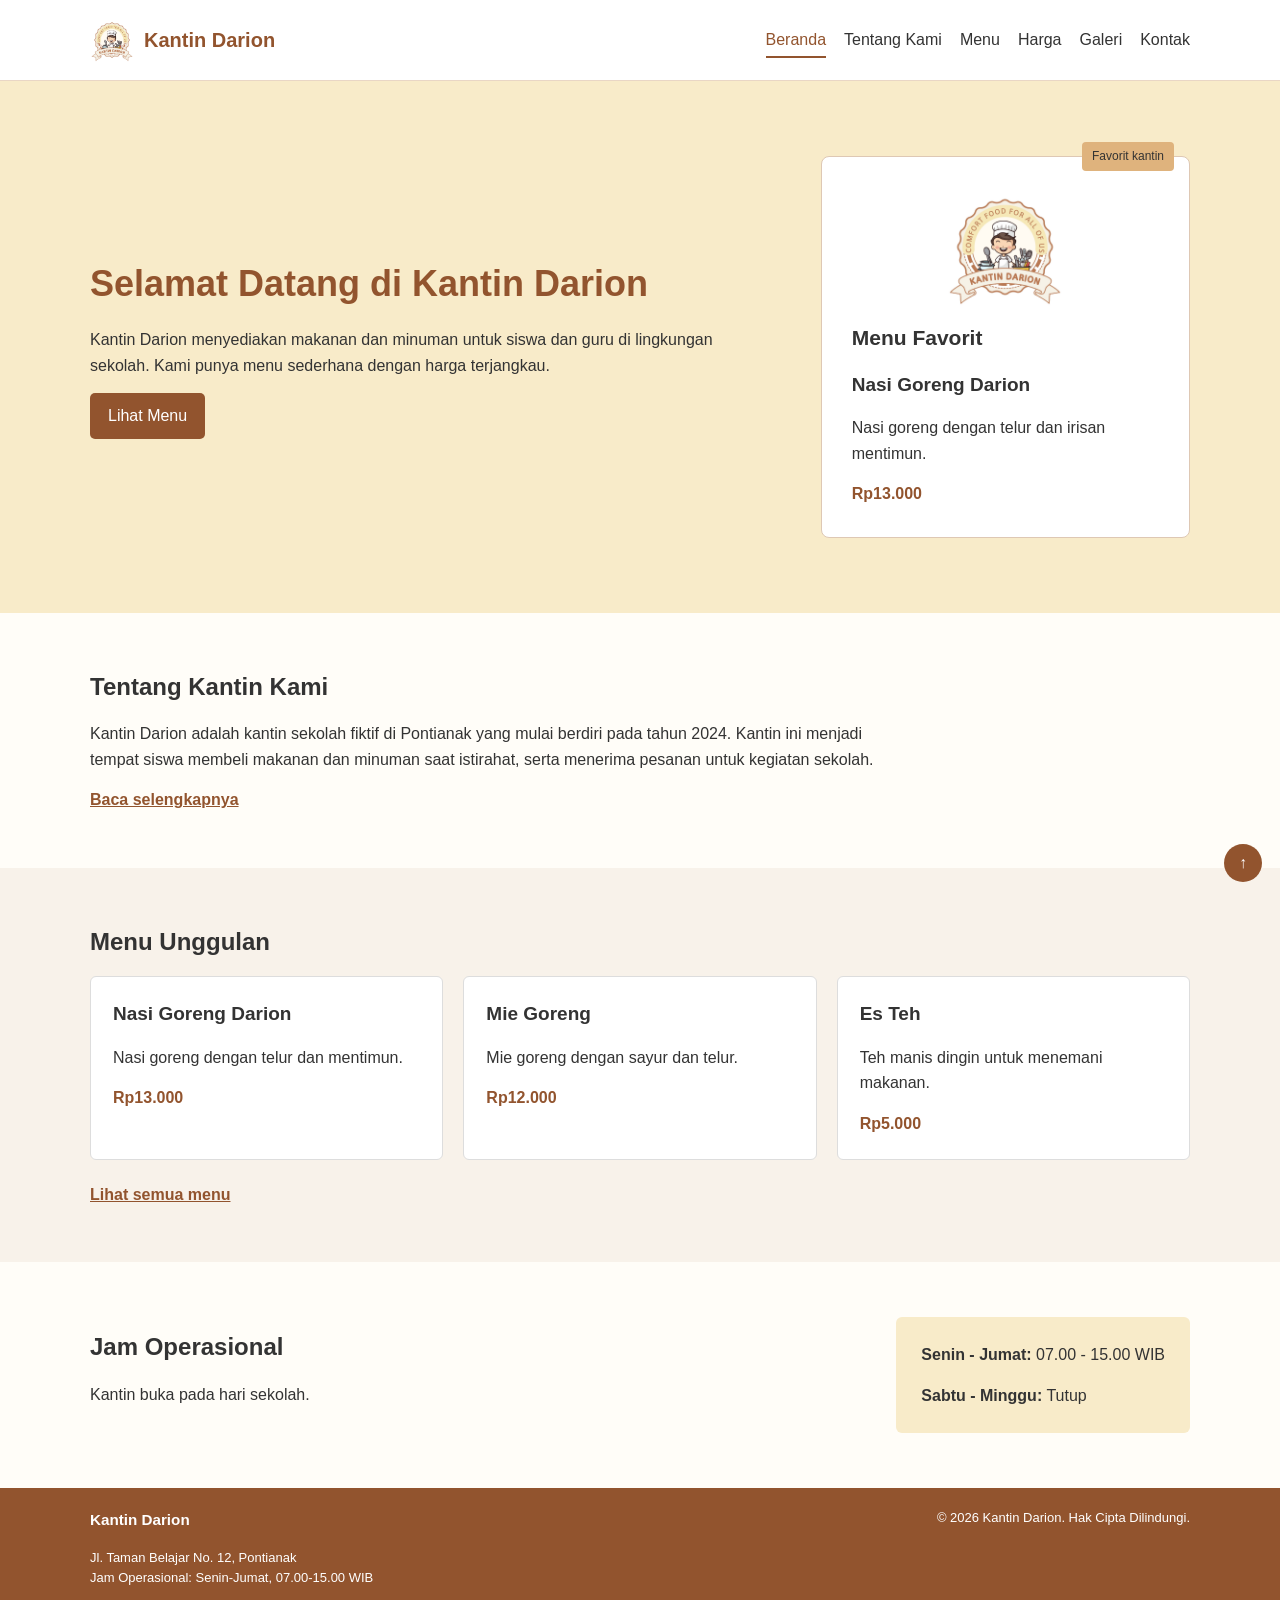
<file: index.html>
<!DOCTYPE html>
<html lang="id">
<head>
    <meta charset="UTF-8">
    <meta name="viewport" content="width=device-width, initial-scale=1.0">
    <title>Beranda - Kantin Darion</title>
    <link rel="stylesheet" href="styles/global.css">
    <link rel="stylesheet" href="styles/index.css">
</head>
<body>
    <header id="top">
        <nav class="container navbar">
            <a href="index.html" class="brand">
                <img src="assets/images/logo/canteen-darion-logo.jpg" alt="Logo Kantin Darion dengan gambar koki dan peralatan memasak">
                <span>Kantin Darion</span>
            </a>
            <ul class="nav-links">
                <li><a href="index.html" class="active">Beranda</a></li>
                <li><a href="pages/about.html">Tentang Kami</a></li>
                <li><a href="pages/products.html">Menu</a></li>
                <li><a href="pages/pricing.html">Harga</a></li>
                <li><a href="pages/gallery.html">Galeri</a></li>
                <li><a href="pages/contact.html">Kontak</a></li>
            </ul>
        </nav>
    </header>

    <main>
        <section class="hero">
            <div class="container hero-layout">
                <div>
                    <h1>Selamat Datang di Kantin Darion</h1>
                    <p>Kantin Darion menyediakan makanan dan minuman untuk siswa dan guru
                       di lingkungan sekolah. Kami punya menu sederhana dengan harga terjangkau.</p>
                    <a href="pages/products.html" class="button">Lihat Menu</a>
                </div>
                <div class="favorite-menu">
                    <img class="hero-logo" src="assets/images/logo/canteen-darion-logo.jpg" alt="Logo Kantin Darion bergambar koki tersenyum">
                    <h2>Menu Favorit</h2>
                    <h3>Nasi Goreng Darion</h3>
                    <p>Nasi goreng dengan telur dan irisan mentimun.</p>
                    <strong>Rp13.000</strong>
                    <span class="favorite-tag">Favorit kantin</span>
                </div>
            </div>
        </section>

        <section class="about-section section-space">
            <div class="container">
                <h2>Tentang Kantin Kami</h2>
                <p>Kantin Darion adalah kantin sekolah fiktif di Pontianak yang mulai berdiri
                   pada tahun 2024. Kantin ini menjadi tempat siswa membeli makanan dan minuman
                   saat istirahat, serta menerima pesanan untuk kegiatan sekolah.</p>
                <a href="pages/about.html" class="text-link">Baca selengkapnya</a>
            </div>
        </section>

        <section class="menu-section section-space">
            <div class="container">
                <h2>Menu Unggulan</h2>
                <div class="menu-grid">
                    <article class="menu-item">
                        <h3>Nasi Goreng Darion</h3>
                        <p>Nasi goreng dengan telur dan mentimun.</p>
                        <strong>Rp13.000</strong>
                    </article>
                    <article class="menu-item">
                        <h3>Mie Goreng</h3>
                        <p>Mie goreng dengan sayur dan telur.</p>
                        <strong>Rp12.000</strong>
                    </article>
                    <article class="menu-item">
                        <h3>Es Teh</h3>
                        <p>Teh manis dingin untuk menemani makanan.</p>
                        <strong>Rp5.000</strong>
                    </article>
                </div>
                <a href="pages/products.html" class="text-link">Lihat semua menu</a>
            </div>
        </section>

        <section class="hours-section section-space">
            <div class="container hours-layout">
                <div>
                    <h2>Jam Operasional</h2>
                    <p>Kantin buka pada hari sekolah.</p>
                </div>
                <div class="hours-detail">
                    <p><strong>Senin - Jumat:</strong> 07.00 - 15.00 WIB</p>
                    <p><strong>Sabtu - Minggu:</strong> Tutup</p>
                </div>
            </div>
        </section>
    </main>

    <footer class="main-footer">
        <div class="container footer-content">
            <div class="footer-info">
                <h3>Kantin Darion</h3>
                <p>Jl. Taman Belajar No. 12, Pontianak</p>
                <p>Jam Operasional: Senin-Jumat, 07.00-15.00 WIB</p>
            </div>
            <div class="footer-copyright">
                <p>&copy; 2026 Kantin Darion. Hak Cipta Dilindungi.</p>
            </div>
        </div>
    </footer>
    <a href="#top" class="back-to-top" aria-label="Kembali ke atas">↑</a>
</body>
</html>
</file>
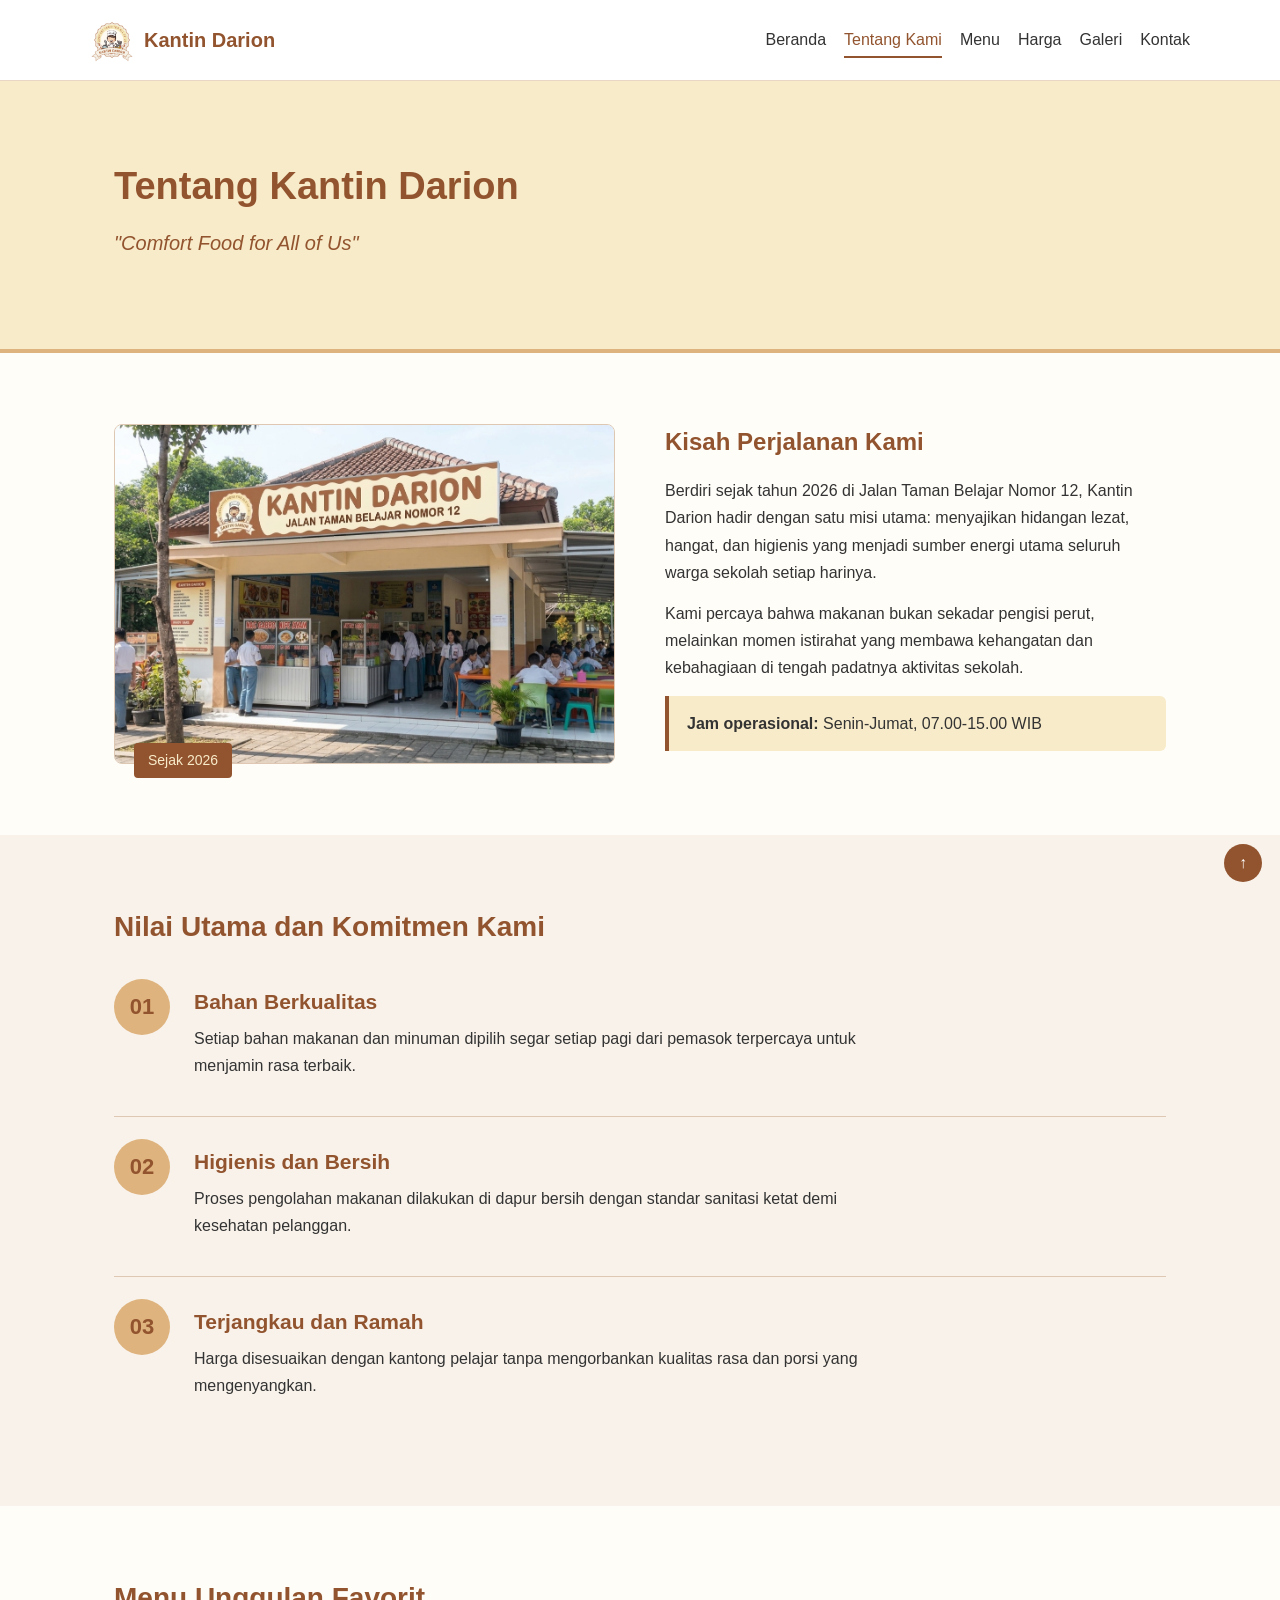
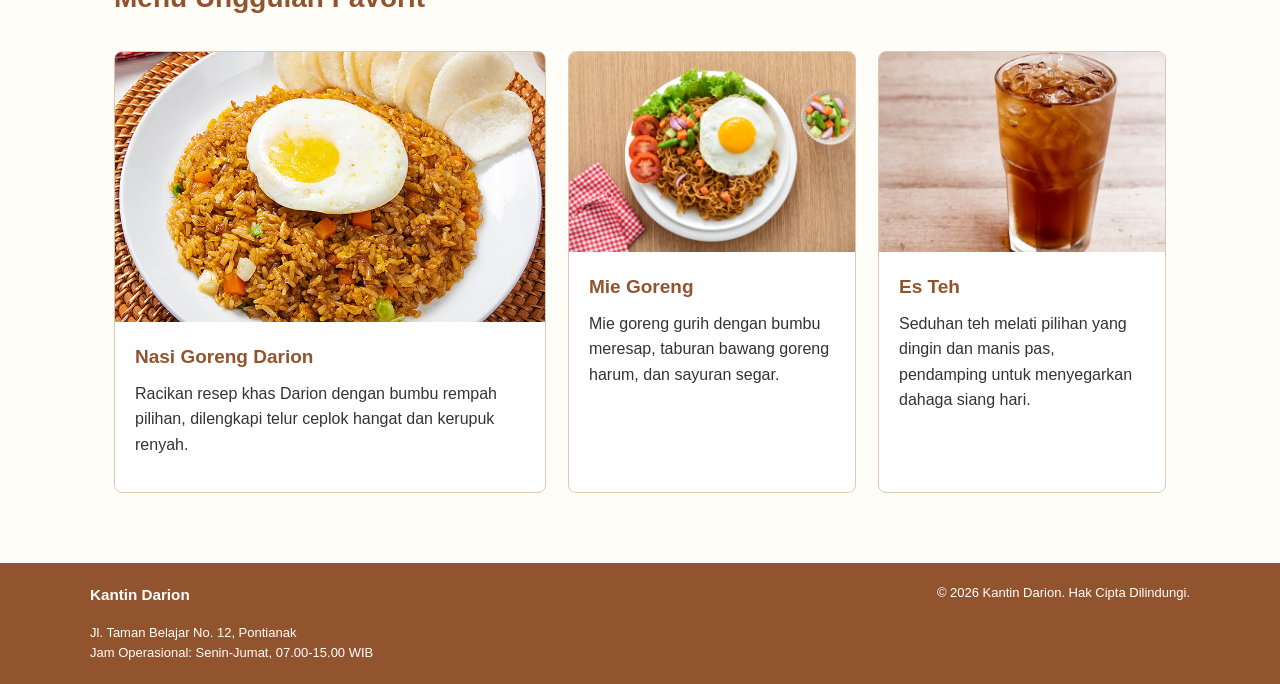
<file: pages/about.html>
<!DOCTYPE html>
<html lang="id">
<head>
    <meta charset="UTF-8">
    <meta name="viewport" content="width=device-width, initial-scale=1.0">
    <title>Tentang Kami - Kantin Darion</title>
    <link rel="stylesheet" href="../styles/global.css">
    <link rel="stylesheet" href="../styles/about.css">
</head>
<body>

    <header id="top">
        <nav class="container navbar">
            <a href="../index.html" class="brand">
                <img src="../assets/images/logo/canteen-darion-logo.jpg" alt="Logo Kantin Darion dengan gambar koki dan peralatan memasak">
                <span>Kantin Darion</span>
            </a>
            <ul class="nav-links">
                <li><a href="../index.html">Beranda</a></li>
                <li><a href="about.html" class="active">Tentang Kami</a></li>
                <li><a href="products.html">Menu</a></li>
                <li><a href="pricing.html">Harga</a></li>
                <li><a href="gallery.html">Galeri</a></li>
                <li><a href="contact.html" >Kontak</a></li>
            </ul>
        </nav>
    </header>

    <main class="about-page">
        
        <section class="about-hero">
            <div class="about-container">
                <h1>Tentang Kantin Darion</h1>
                <p class="hero-tagline">"Comfort Food for All of Us"</p>
            </div>
        </section>

        <section class="story-section">
            <div class="about-container story-grid">
                <figure class="story-figure">
                    <img src="../assets/images/about/front-view-canteen-darion.jpg" alt="Tampak depan Kantin Darion di Jalan Sutoyo Indah" class="story-image">
                    <span class="story-badge">Sejak 2026</span>
                </figure>
                <div class="story-text">
                    <h2>Kisah Perjalanan Kami</h2>
                    <p>Berdiri sejak tahun 2026 di Jalan Taman Belajar Nomor 12, Kantin Darion hadir dengan satu misi utama: menyajikan hidangan lezat, hangat, dan higienis yang menjadi sumber energi utama seluruh warga sekolah setiap harinya.</p>
                    <p>Kami percaya bahwa makanan bukan sekadar pengisi perut, melainkan momen istirahat yang membawa kehangatan dan kebahagiaan di tengah padatnya aktivitas sekolah.</p>
                    <p class="story-hours"><strong>Jam operasional:</strong> Senin-Jumat, 07.00-15.00 WIB</p>
                </div>
            </div>
        </section>

        <section class="values-section">
            <div class="about-container">
                <h2 class="section-title">Nilai Utama dan Komitmen Kami</h2>
                <ol class="values-list">
                    <li class="value-item">
                        <h3>Bahan Berkualitas</h3>
                        <p>Setiap bahan makanan dan minuman dipilih segar setiap pagi dari pemasok terpercaya untuk menjamin rasa terbaik.</p>
                    </li>
                    <li class="value-item">
                        <h3>Higienis dan Bersih</h3>
                        <p>Proses pengolahan makanan dilakukan di dapur bersih dengan standar sanitasi ketat demi kesehatan pelanggan.</p>
                    </li>
                    <li class="value-item">
                        <h3>Terjangkau dan Ramah</h3>
                        <p>Harga disesuaikan dengan kantong pelajar tanpa mengorbankan kualitas rasa dan porsi yang mengenyangkan.</p>
                    </li>
                </ol>
            </div>
        </section>

        <section class="signature-section">
            <div class="about-container">
                <h2 class="section-title">Menu Unggulan Favorit</h2>
                <div class="signature-grid">
                    <article class="signature-card signature-card-main">
                        <img src="../assets/images/products/fried-rice.jpg" alt="Sepiring nasi goreng spesial dengan telur ceplok dan kerupuk" class="signature-img">
                        <div class="signature-body">
                            <h3>Nasi Goreng Darion</h3>
                            <p>Racikan resep khas Darion dengan bumbu rempah pilihan, dilengkapi telur ceplok hangat dan kerupuk renyah.</p>
                        </div>
                    </article>
                    <article class="signature-card">
                        <img src="../assets/images/products/fried-noodle.jpg" alt="Mie goreng Darion dengan taburan bawang goreng dan sayuran" class="signature-img">
                        <div class="signature-body">
                            <h3>Mie Goreng</h3>
                            <p>Mie goreng gurih dengan bumbu meresap, taburan bawang goreng harum, dan sayuran segar.</p>
                        </div>
                    </article>
                    <article class="signature-card">
                        <img src="../assets/images/products/ice-tea.jpg" alt="Segelas besar es teh manis dengan es batu" class="signature-img">
                        <div class="signature-body">
                            <h3>Es Teh</h3>
                            <p>Seduhan teh melati pilihan yang dingin dan manis pas, pendamping untuk menyegarkan dahaga siang hari.</p>
                        </div>
                    </article>
                </div>
            </div>
        </section>
    </main>

    <footer class="main-footer">
        <div class="container footer-content">
            <div class="footer-info">
                <h3>Kantin Darion</h3>
                <p>Jl. Taman Belajar No. 12, Pontianak</p>
                <p>Jam Operasional: Senin-Jumat, 07.00-15.00 WIB</p>
            </div>
            <div class="footer-copyright">
                <p>&copy; 2026 Kantin Darion. Hak Cipta Dilindungi.</p>
            </div>
        </div>
    </footer>
    <a href="#top" class="back-to-top" aria-label="Kembali ke atas">↑</a>
    
</body>
</html>
</file>
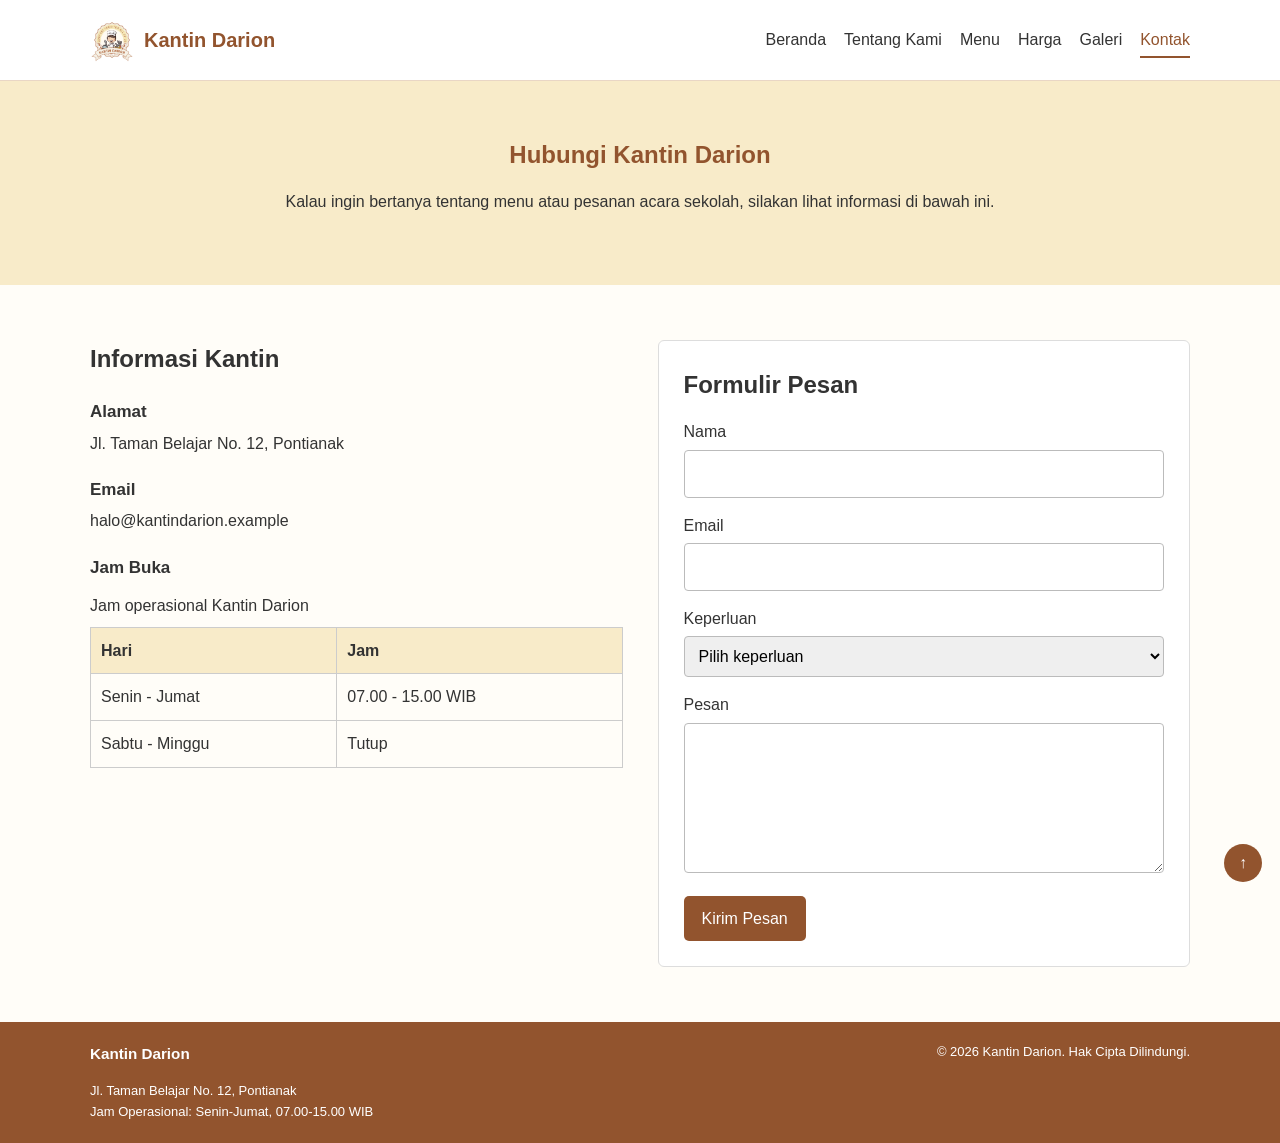
<file: pages/contact.html>
<!DOCTYPE html>
<html lang="id">
<head>
    <meta charset="UTF-8">
    <meta name="viewport" content="width=device-width, initial-scale=1.0">
    <title>Kontak - Kantin Darion</title>
    <link rel="stylesheet" href="../styles/global.css">
    <link rel="stylesheet" href="../styles/contact.css">
</head>
<body>
    <header id="top">
        <nav class="container navbar">
            <a href="../index.html" class="brand">
                <img src="../assets/images/logo/canteen-darion-logo.jpg" alt="Logo Kantin Darion dengan gambar koki dan peralatan memasak">
                <span>Kantin Darion</span>
            </a>
            <ul class="nav-links">
                <li><a href="../index.html">Beranda</a></li>
                <li><a href="about.html">Tentang Kami</a></li>
                <li><a href="products.html">Menu</a></li>
                <li><a href="pricing.html">Harga</a></li>
                <li><a href="gallery.html">Galeri</a></li>
                <li><a href="contact.html" class="active">Kontak</a></li>
            </ul>
        </nav>
    </header>

    <main>
        <section class="contact-heading">
            <div class="container">
                <h1>Hubungi Kantin Darion</h1>
                <p>Kalau ingin bertanya tentang menu atau pesanan acara sekolah,
                   silakan lihat informasi di bawah ini.</p>
            </div>
        </section>

        <section class="section-space">
            <div class="container contact-layout">
                <article class="contact-info">
                    <h2>Informasi Kantin</h2>
                    <h3>Alamat</h3>
                    <p>Jl. Taman Belajar No. 12, Pontianak</p>
                    <h3>Email</h3>
                    <p>halo@kantindarion.example</p>
                    <h3>Jam Buka</h3>
                    <table>
                        <caption>Jam operasional Kantin Darion</caption>
                        <thead>
                            <tr>
                                <th scope="col">Hari</th>
                                <th scope="col">Jam</th>
                            </tr>
                        </thead>
                        <tbody>
                            <tr>
                                <td>Senin - Jumat</td>
                                <td>07.00 - 15.00 WIB</td>
                            </tr>
                            <tr>
                                <td>Sabtu - Minggu</td>
                                <td>Tutup</td>
                            </tr>
                        </tbody>
                    </table>
                </article>

                <section class="contact-form">
                    <h2>Formulir Pesan</h2>
                    <form action="#" method="get">
                        <div class="form-group">
                            <label for="full-name">Nama</label>
                            <input type="text" id="full-name" name="full-name" required>
                        </div>
                        <div class="form-group">
                            <label for="email">Email</label>
                            <input type="email" id="email" name="email" required>
                        </div>
                        <div class="form-group">
                            <label for="topic">Keperluan</label>
                            <select id="topic" name="topic" required>
                                <option value="">Pilih keperluan</option>
                                <option value="menu">Tanya menu</option>
                                <option value="order">Pesanan acara sekolah</option>
                            </select>
                        </div>
                        <div class="form-group">
                            <label for="message">Pesan</label>
                            <textarea id="message" name="message" rows="5" required></textarea>
                        </div>
                        <button type="submit" class="button">Kirim Pesan</button>
                    </form>
                </section>
            </div>
        </section>
    </main>

    <footer class="main-footer">
        <div class="container footer-content">
            <div class="footer-info">
                <h3>Kantin Darion</h3>
                <p>Jl. Taman Belajar No. 12, Pontianak</p>
                <p>Jam Operasional: Senin-Jumat, 07.00-15.00 WIB</p>
            </div>
            <div class="footer-copyright">
                <p>&copy; 2026 Kantin Darion. Hak Cipta Dilindungi.</p>
            </div>
        </div>
    </footer>
    <a href="#top" class="back-to-top" aria-label="Kembali ke atas">↑</a>
</body>
</html>
</file>
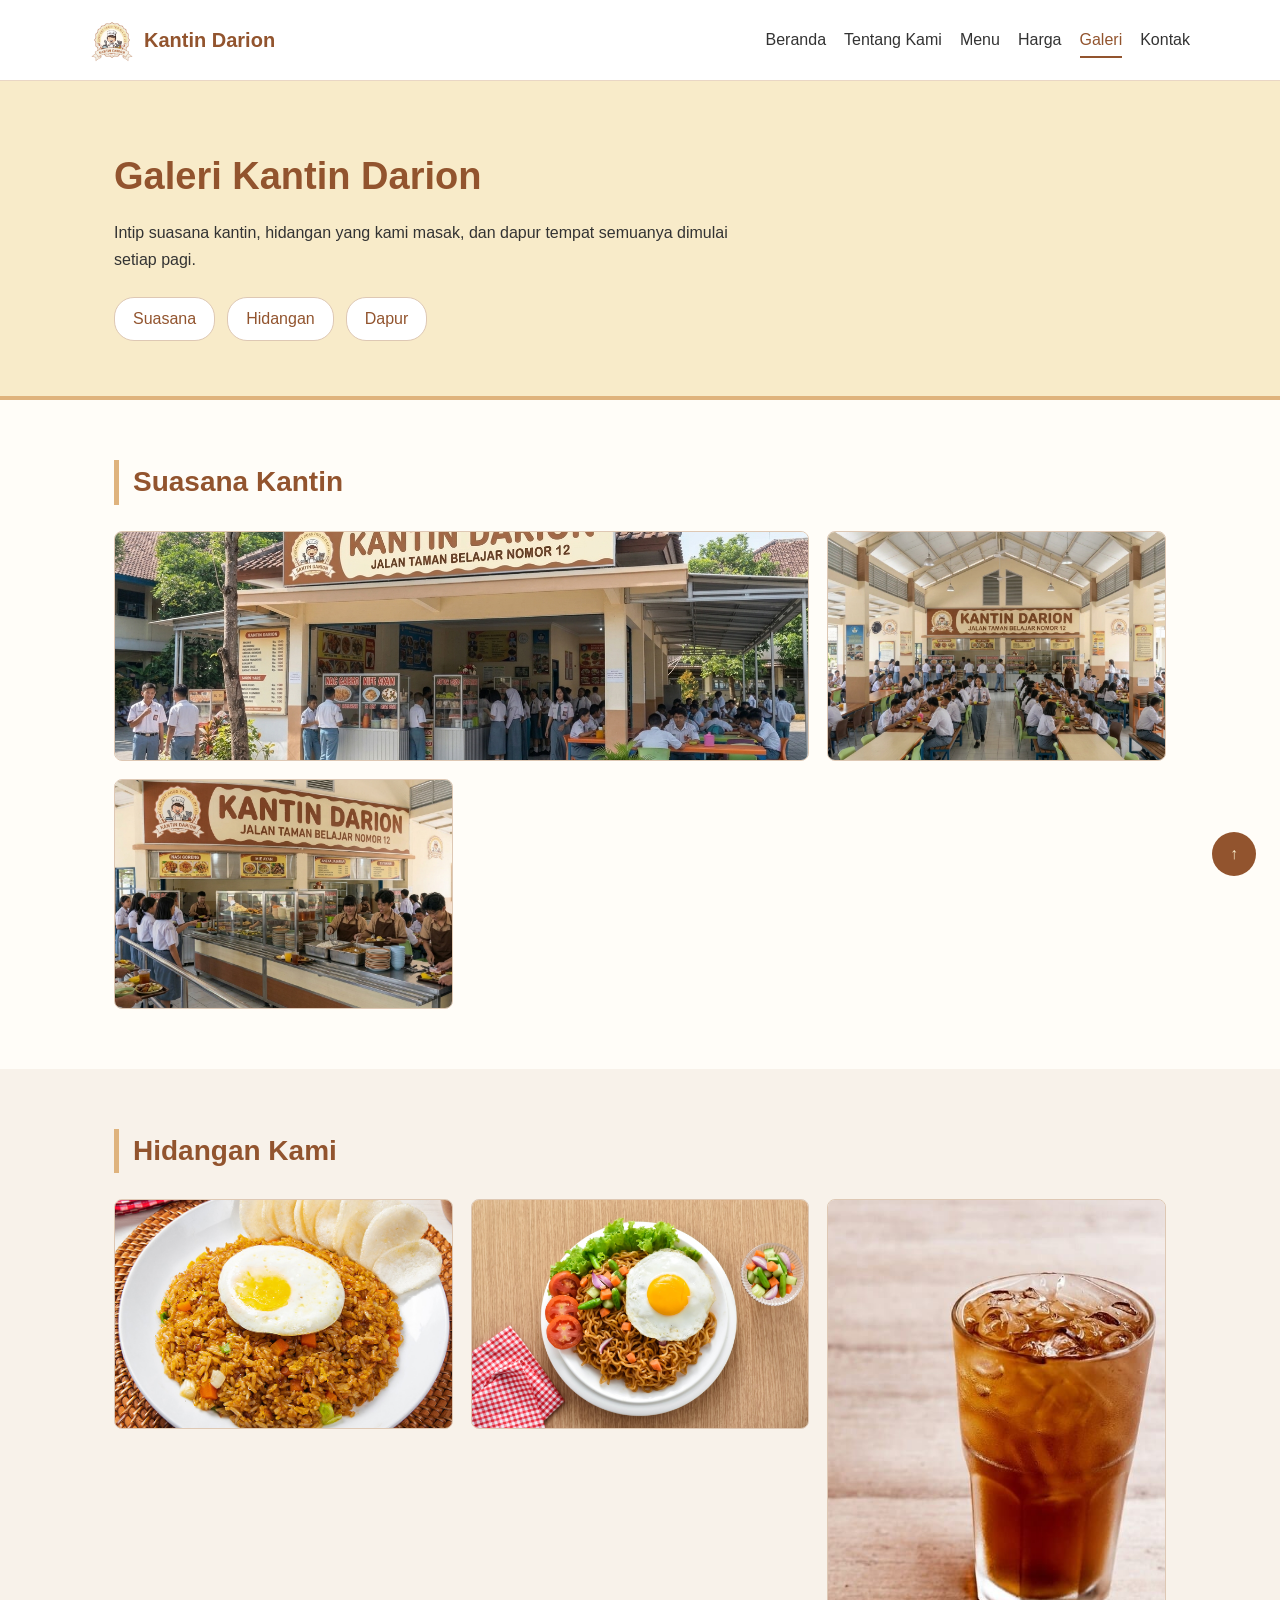
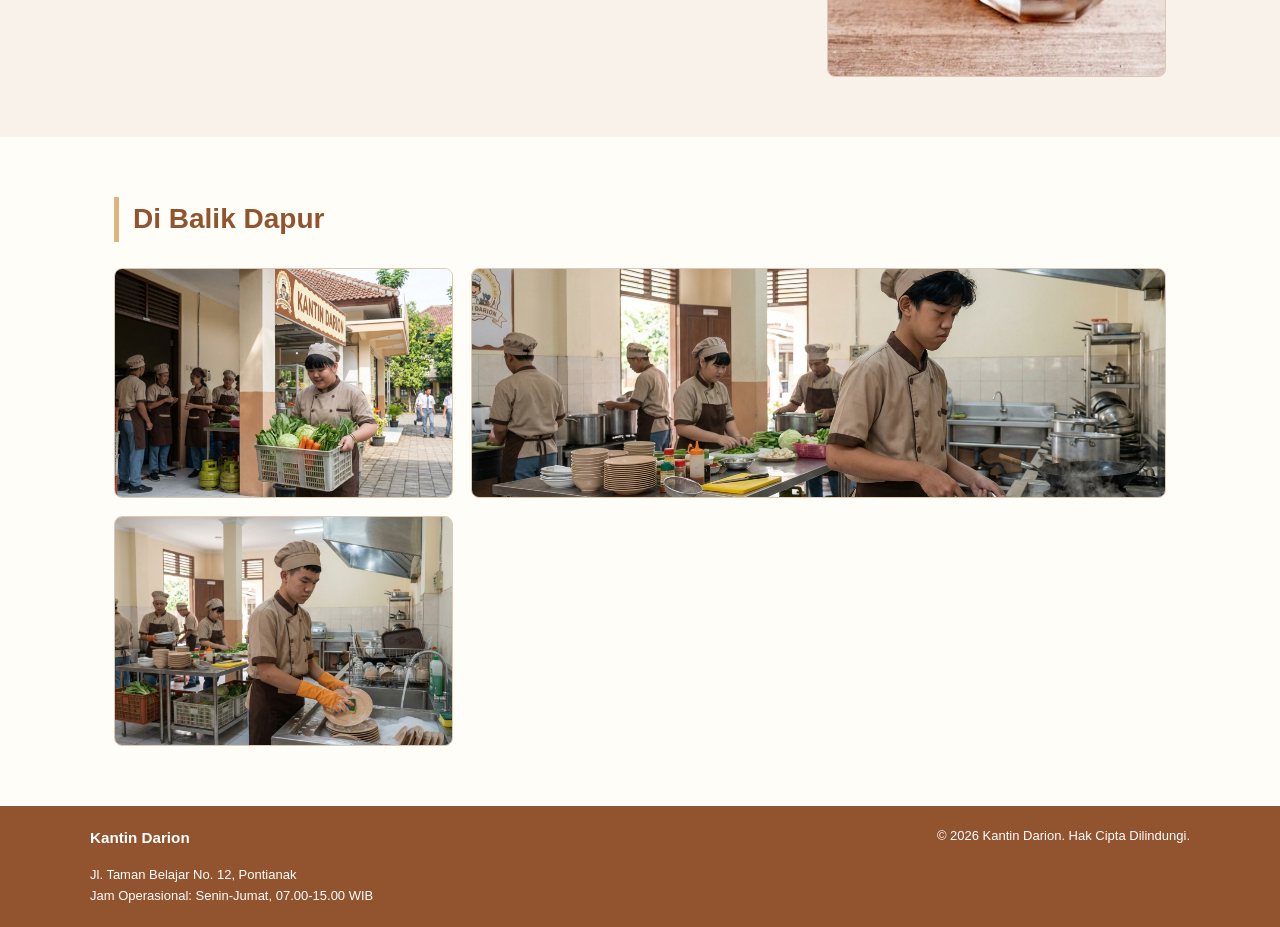
<file: pages/gallery.html>
<!DOCTYPE html>
<html lang="id">
<head>
    <meta charset="UTF-8">
    <meta name="viewport" content="width=device-width, initial-scale=1.0">
    <title>Galeri - Kantin Darion</title>
    <link rel="stylesheet" href="../styles/global.css">
    <link rel="stylesheet" href="../styles/gallery.css">
</head>
<body id="top">

    <header id="top">
        <nav class="container navbar">
            <a href="../index.html" class="brand">
                <img src="../assets/images/logo/canteen-darion-logo.jpg" alt="Logo Kantin Darion dengan gambar koki dan peralatan memasak">
                <span>Kantin Darion</span>
            </a>
            <ul class="nav-links">
                <li><a href="../index.html">Beranda</a></li>
                <li><a href="about.html">Tentang Kami</a></li>
                <li><a href="products.html">Menu</a></li>
                <li><a href="pricing.html">Harga</a></li>
                <li><a href="gallery.html" class="active">Galeri</a></li>
                <li><a href="contact.html">Kontak</a></li>
            </ul>
        </nav>
    </header>

    <main class="gallery-page">
        <section class="gallery-hero">
            <div class="gallery-container">
                <h1>Galeri Kantin Darion</h1>
                <p>Intip suasana kantin, hidangan yang kami masak, dan dapur tempat semuanya dimulai setiap pagi.</p>
                <ul class="gallery-jump-links">
                    <li><a href="#canteen-atmosphere">Suasana</a></li>
                    <li><a href="#dishes">Hidangan</a></li>
                    <li><a href="#behind-the-kitchen">Dapur</a></li>
                </ul>
            </div>
        </section>

        <section class="gallery-section" id="canteen-atmosphere">
            <div class="gallery-container">
                <h2>Suasana Kantin</h2>
                <div class="gallery-grid">
                    <figure class="gallery-item gallery-item-wide">
                        <img src="../assets/images/about/front-view-canteen-darion.jpg" alt="Tampak depan Kantin Darion saat jam masuk sekolah" class="gallery-img">
                        <figcaption>Tampak depan Kantin Darion di Jalan Taman Belajar Nomor 12</figcaption>
                    </figure>
                    <figure class="gallery-item">
                        <img src="../assets/images/gallery/dininghall-canteen-darion.png" alt="Meja dan bangku di area makan Kantin Darion" class="gallery-img">
                        <figcaption>Area makan saat jam istirahat</figcaption>
                    </figure>
                    <figure class="gallery-item">
                        <img src="../assets/images/gallery/servingcentre-canteen-darion.png" alt="Konter penyajian makanan Kantin Darion" class="gallery-img">
                        <figcaption>Konter tempat siswa mengambil pesanan</figcaption>
                    </figure>
                </div>
            </div>
        </section>

        <section class="gallery-section gallery-section-alt" id="dishes">
            <div class="gallery-container">
                <h2>Hidangan Kami</h2>
                <div class="gallery-grid">
                    <figure class="gallery-item">
                        <img src="../assets/images/products/fried-rice.jpg" alt="Nasi goreng spesial dengan telur ceplok di atas piring" class="gallery-img">
                        <figcaption>Nasi Goreng Darion</figcaption>
                    </figure>
                    <figure class="gallery-item">
                        <img src="../assets/images/products/fried-noodle.jpg" alt="Mie goreng Darion dengan taburan bawang goreng" class="gallery-img">
                        <figcaption>Mie Goreng</figcaption>
                    </figure>
                    <figure class="gallery-item gallery-item-tall">
                        <img src="../assets/images/products/ice-tea.jpg" alt="Segelas es teh manis jumbo dengan es batu" class="gallery-img">
                        <figcaption>Es Teh</figcaption>
                    </figure>
                </div>
            </div>
        </section>

        <section class="gallery-section" id="behind-the-kitchen">
            <div class="gallery-container">
                <h2>Di Balik Dapur</h2>
                <div class="gallery-grid">
                    <figure class="gallery-item">
                        <img src="../assets/images/gallery/fresh-vegetables.jpg" alt="Sayuran dan bahan masakan segar yang baru tiba di pagi hari" class="gallery-img">
                        <figcaption>Bahan segar yang dipilih tiap pagi</figcaption>
                    </figure>
                    <figure class="gallery-item gallery-item-wide">
                        <img src="../assets/images/gallery/chef-adrian.jpg" alt="Koki menyiapkan masakan di dapur Kantin Darion" class="gallery-img">
                        <figcaption>Persiapan memasak sebelum kantin dibuka pukul 07.00 WIB</figcaption>
                    </figure>
                    <figure class="gallery-item">
                        <img src="../assets/images/gallery/washing-dishes.jpg" alt="Peralatan makan yang sudah dicuci dan ditata rapi" class="gallery-img">
                        <figcaption>Peralatan dicuci dan ditata setiap hari</figcaption>
                    </figure>
                </div>
            </div>
        </section>
    </main>

    <footer class="main-footer">
        <div class="container footer-content">
            <div class="footer-info">
                <h3>Kantin Darion</h3>
                <p>Jl. Taman Belajar No. 12, Pontianak</p>
                <p>Jam Operasional: Senin-Jumat, 07.00-15.00 WIB</p>
            </div>
            <div class="footer-copyright">
                <p>&copy; 2026 Kantin Darion. Hak Cipta Dilindungi.</p>
            </div>
        </div>
    </footer>
    <a href="#top" class="back-to-top" aria-label="Kembali ke atas">↑</a>

</body>
</html>
</file>
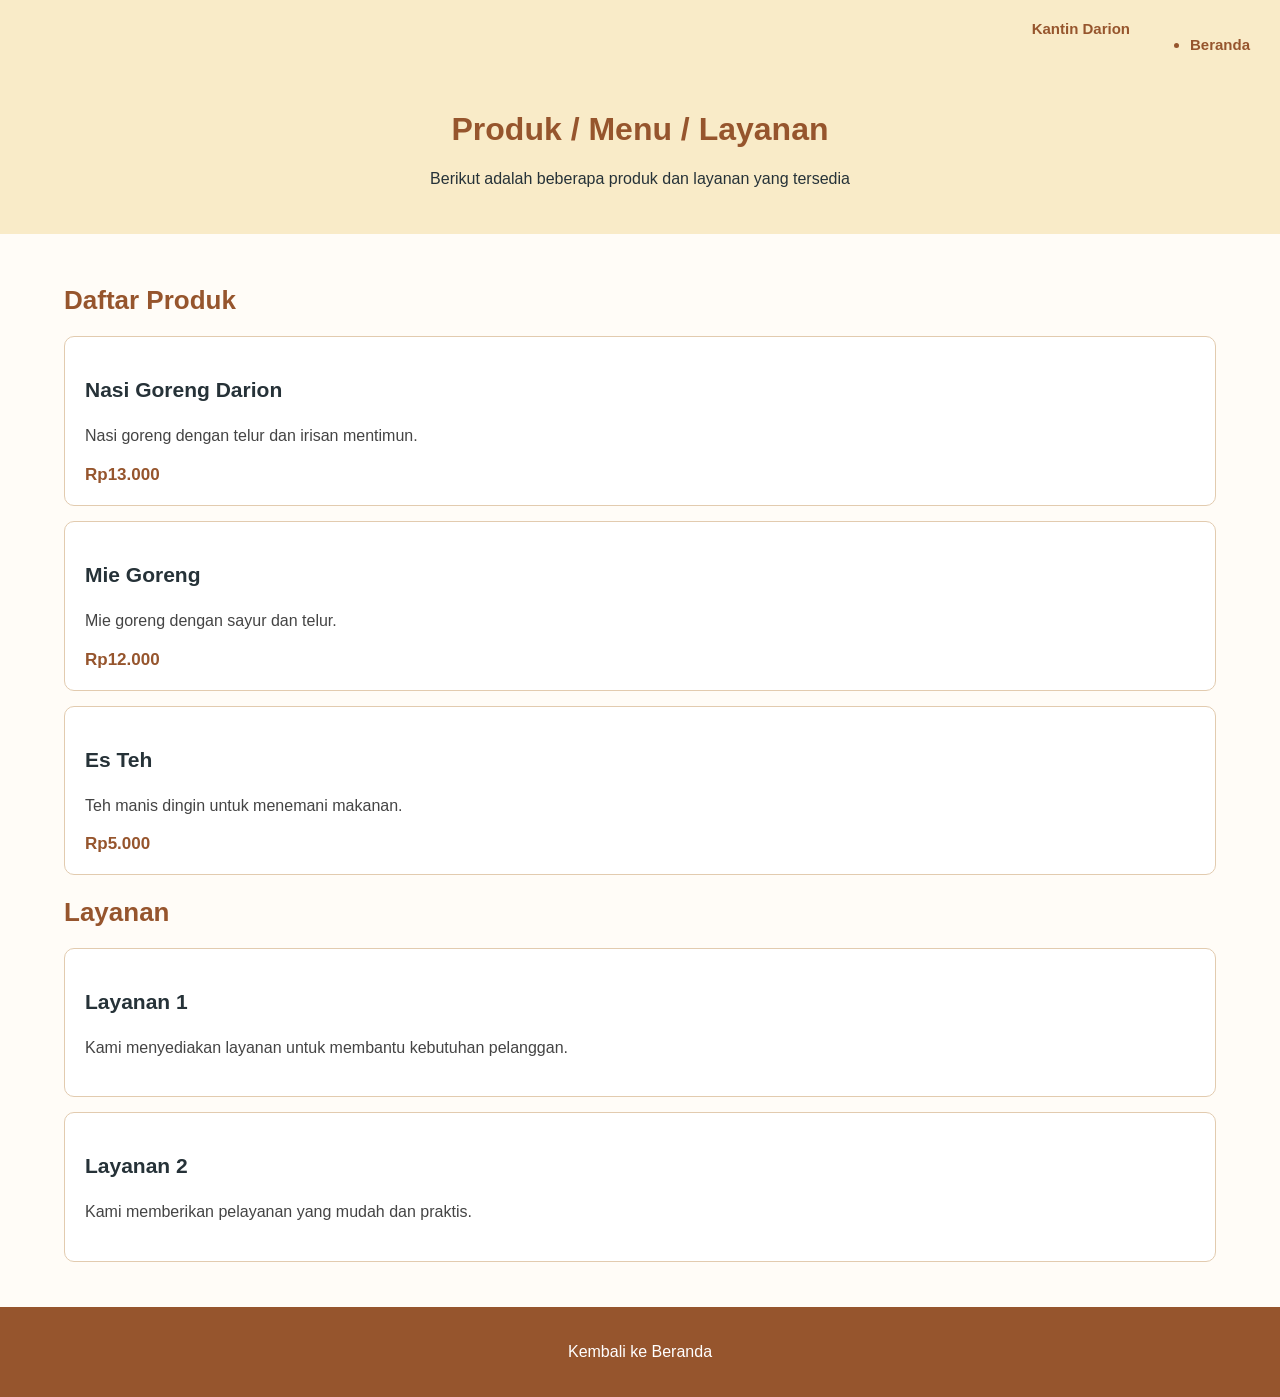
<file: pages/products.html>
<!DOCTYPE html>
<html lang="id">
<head>
    <meta charset="UTF-8">
    <meta name="viewport" content="width=device-width, initial-scale=1.0">
    <title>Produk dan Layanan</title>
    <link rel="stylesheet" href="../styles/products.css">
</head>
<body>
<header id="top">
        <nav class="container navbar">
            <a href="../index.html" class="brand">
         
                <span>Kantin Darion</span>
            </a>
            <ul class="nav-links">
                <li><a href="../index.html">Beranda</a></li>
              
            </ul>
        </nav>
    </header>

    <header>
        <h1>Produk / Menu / Layanan</h1>
        <p>Berikut adalah beberapa produk dan layanan yang tersedia</p>
    </header>

    <main>
        <h2>Daftar Produk</h2>

        <div>
           <h3>Nasi Goreng Darion</h3>
                    <p>Nasi goreng dengan telur dan irisan mentimun.</p>
                    <strong>Rp13.000</strong>
        </div>

        <div>
                 <h3>Mie Goreng</h3>
                        <p>Mie goreng dengan sayur dan telur.</p>
                        <strong>Rp12.000</strong>
        </div>

        <div>
              <h3>Es Teh</h3>
                        <p>Teh manis dingin untuk menemani makanan.</p>
                        <strong>Rp5.000</strong>
        </div>

        <h2>Layanan</h2>

        <div>
            <h3>Layanan 1</h3>
            <p>Kami menyediakan layanan untuk membantu kebutuhan pelanggan.</p>
        </div>

        <div>
            <h3>Layanan 2</h3>
            <p>Kami memberikan pelayanan yang mudah dan praktis.</p>
        </div>

    </main>

    <footer>
        <p><a href="../index.html">Kembali ke Beranda</a></p>
    </footer>

</body>
</html>
</file>
<file: styles/global.css>
/* Basic styles */
* {
    margin: 0;
    padding: 0;
    box-sizing: border-box;
}

body {
    font-family: Arial, sans-serif;
    background-color: #fffdf8;
    color: #333;
    line-height: 1.6;
}

.container {
    width: 88%;
    max-width: 1100px;
    margin: auto;
}

.section-space {
    padding: 55px 0;
}

h1, h2, h3 {
    margin-bottom: 15px;
}

p {
    margin-bottom: 15px;
}

/* Navbar */
header {
    background-color: white;
    border-bottom: 1px solid #e9d6c5;
}

.navbar {
    display: flex;
    justify-content: space-between;
    align-items: center;
    min-height: 80px;
    gap: 20px;
}

.brand {
    display: flex;
    align-items: center;
    gap: 10px;
    font-size: 20px;
    font-weight: bold;
    color: #92542e;
    text-decoration: none;
    white-space: nowrap;
}

.brand img {
    width: 44px;
    height: 44px;
}

.nav-links {
    display: flex;
    gap: 18px;
    list-style: none;
}

.nav-links a {
    color: #333;
    text-decoration: none;
    padding: 8px 0;
    border-bottom: 2px solid transparent;
    transition: color 0.2s;
}

.nav-links a:hover,
.nav-links .active {
    color: #92542e;
    border-bottom-color: #92542e;
}

/* Buttons and links */
.button {
    display: inline-block;
    background-color: #92542e;
    color: white;
    padding: 10px 18px;
    border: none;
    border-radius: 5px;
    text-decoration: none;
    font: inherit;
    cursor: pointer;
    transition: background-color 0.2s;
}

.button:hover {
    background-color: #6e3e22;
}

.text-link {
    color: #92542e;
    font-weight: bold;
}

/* Footer */
footer {
    background-color: #92542e;
    color: white;
    padding: 20px 0;
}

.footer-content {
    display: flex;
    justify-content: space-between;
    gap: 20px;
    font-size: 13px;
}

.footer-content p {
    margin: 0;
}

.back-to-top {
    position: fixed;
    right: 18px;
    bottom: 18px;
    background-color: #92542e;
    color: white;
    width: 38px;
    height: 38px;
    border-radius: 50%;
    display: flex;
    align-items: center;
    justify-content: center;
    text-decoration: none;
}
</file>
<file: styles/index.css>
/* Home page */
.hero {
    background-color: #f8ebc9;
    padding: 75px 0;
}

.hero-layout {
    display: grid;
    grid-template-columns: 1.3fr 0.7fr;
    gap: 45px;
    align-items: center;
}

.hero h1 {
    color: #92542e;
    font-size: 36px;
}

.favorite-menu {
    position: relative;
    background-color: white;
    padding: 30px;
    border: 1px solid #dec8b4;
    border-radius: 8px;
}

.favorite-menu .hero-logo {
    display: block;
    width: 120px;
    height: 120px;
    margin: 0 auto 14px;
    object-fit: contain;
}

.favorite-menu h2 {
    font-size: 21px;
}

.favorite-menu h3 {
    font-size: 19px;
}

.favorite-menu strong,
.menu-item strong {
    color: #92542e;
}

.favorite-tag {
    position: absolute;
    top: -15px;
    right: 15px;
    background-color: #dfb37d;
    padding: 5px 10px;
    border-radius: 4px;
    font-size: 12px;
}

.about-section p {
    max-width: 800px;
}

.menu-section {
    background-color: #f8f2ea;
}

.menu-grid {
    display: grid;
    grid-template-columns: repeat(3, 1fr);
    gap: 20px;
    margin-bottom: 22px;
}

.menu-item {
    background-color: white;
    padding: 22px;
    border: 1px solid #ddd;
    border-radius: 6px;
    transition: transform 0.2s;
}

.menu-item:hover {
    transform: translateY(-4px);
}

.menu-item h3 {
    font-size: 19px;
}

.hours-layout {
    display: flex;
    justify-content: space-between;
    align-items: center;
    gap: 40px;
}

.hours-detail {
    background-color: #f8ebc9;
    padding: 25px;
    border-radius: 6px;
}

.hours-detail p:last-child {
    margin-bottom: 0;
}
</file>
<file: styles/about.css>
.about-container {
    max-width: 1100px;
    margin: 0 auto;
    padding: 0 24px;
}

.section-title {
    color: #92542e;
    font-size: 28px;
    margin-bottom: 30px;
}

.about-hero {
    background-color: #f8ebc9;
    padding: 75px 0;
    border-bottom: 4px solid #dfb37d;
}

.about-hero h1 {
    color: #92542e;
    font-size: 38px;
    margin-bottom: 10px;
}

.hero-tagline {
    font-size: 20px;
    font-style: italic;
    color: #92542e;
}

.story-section {
    padding: 70px 0;
}

.story-grid {
    display: grid;
    grid-template-columns: 1fr 1fr;
    gap: 50px;
    align-items: center;
}

.story-figure {
    position: relative;
    margin: 0;
}

.story-image {
    display: block;
    width: 100%;
    height: 340px;
    object-fit: cover;
    border: 1px solid #dec8b4;
    border-radius: 8px;
    background-color: #f8ebc9;
}

.story-badge {
    position: absolute;
    bottom: -14px;
    left: 20px;
    padding: 6px 14px;
    background-color: #92542e;
    color: #f8ebc9;
    font-size: 14px;
    border-radius: 4px;
}

.story-text h2 {
    color: #92542e;
    margin-bottom: 16px;
}

.story-text p {
    margin-bottom: 14px;
    line-height: 1.7;
}

.story-hours {
    padding: 14px 18px;
    background-color: #f8ebc9;
    border-left: 4px solid #92542e;
    border-radius: 0 6px 6px 0;
}

.values-section {
    background-color: #f8f2ea;
    padding: 70px 0;
}

.values-list {
    list-style: none;
    padding: 0;
    margin: 0;
    counter-reset: value-number;
}

.value-item {
    position: relative;
    counter-increment: value-number;
    padding: 6px 0 22px 80px;
    margin-bottom: 22px;
    border-bottom: 1px solid #dec8b4;
}

.value-item:last-child {
    border-bottom: none;
    margin-bottom: 0;
}

.value-item::before {
    content: counter(value-number, decimal-leading-zero);
    position: absolute;
    top: 0;
    left: 0;
    width: 56px;
    height: 56px;
    line-height: 56px;
    text-align: center;
    background-color: #dfb37d;
    color: #92542e;
    font-size: 22px;
    font-weight: bold;
    border-radius: 50%;
}

.value-item h3 {
    color: #92542e;
    font-size: 21px;
    margin-bottom: 6px;
}

.value-item p {
    max-width: 700px;
    line-height: 1.7;
}

.signature-section {
    padding: 70px 0;
}

.signature-grid {
    display: grid;
    grid-template-columns: 1.5fr 1fr 1fr;
    gap: 22px;
}

.signature-card {
    display: flex;
    flex-direction: column;
    overflow: hidden;
    background-color: white;
    border: 1px solid #dec8b4;
    border-radius: 8px;
    transition: transform 0.2s, box-shadow 0.2s;
}

.signature-card:hover {
    transform: translateY(-5px);
    box-shadow: 0 8px 18px rgba(146, 84, 46, 0.18);
}

.signature-img {
    display: block;
    width: 100%;
    height: 200px;
    object-fit: cover;
    background-color: #f8ebc9;
}

.signature-card-main .signature-img {
    height: 270px;
}

.signature-body {
    padding: 20px;
}

.signature-body h3 {
    color: #92542e;
    font-size: 19px;
    margin-bottom: 8px;
}

.signature-body p {
    line-height: 1.6;
}
</file>
<file: styles/contact.css>
/* Contact page */
.contact-heading {
    background-color: #f8ebc9;
    padding: 55px 0;
    text-align: center;
}

.contact-heading h1 {
    color: #92542e;
}

.contact-layout {
    display: grid;
    grid-template-columns: 1fr 1fr;
    gap: 35px;
}

.contact-info h3 {
    margin-top: 20px;
    margin-bottom: 5px;
    font-size: 17px;
}

.contact-info table {
    width: 100%;
    border-collapse: collapse;
    margin-top: 12px;
}

.contact-info caption {
    text-align: left;
    margin-bottom: 8px;
}

.contact-info th,
.contact-info td {
    border: 1px solid #ccc;
    padding: 10px;
    text-align: left;
}

.contact-info th {
    background-color: #f8ebc9;
}

.contact-form {
    background-color: white;
    padding: 25px;
    border: 1px solid #ddd;
    border-radius: 6px;
}

.form-group {
    margin-bottom: 15px;
}

.form-group label {
    display: block;
    margin-bottom: 5px;
}

.form-group input,
.form-group select,
.form-group textarea {
    width: 100%;
    padding: 10px;
    font: inherit;
    border: 1px solid #bbb;
    border-radius: 4px;
}
</file>
<file: styles/gallery.css>
.gallery-container {
    max-width: 1100px;
    margin: 0 auto;
    padding: 0 24px;
}

html {
    scroll-behavior: smooth;
}

.gallery-hero {
    background-color: #f8ebc9;
    padding: 65px 0 55px;
    border-bottom: 4px solid #dfb37d;
}

.gallery-hero h1 {
    color: #92542e;
    font-size: 38px;
    margin-bottom: 12px;
}

.gallery-hero p {
    max-width: 640px;
    line-height: 1.7;
}

.gallery-jump-links {
    display: flex;
    gap: 12px;
    list-style: none;
    padding: 0;
    margin: 24px 0 0;
}

.gallery-jump-links a {
    display: block;
    padding: 8px 18px;
    background-color: white;
    color: #92542e;
    text-decoration: none;
    border: 1px solid #dec8b4;
    border-radius: 20px;
    transition: background-color 0.2s, color 0.2s;
}

.gallery-jump-links a:hover {
    background-color: #92542e;
    color: #f8ebc9;
}

.gallery-section {
    padding: 60px 0;
}

.gallery-section-alt {
    background-color: #f8f2ea;
}

.gallery-section h2 {
    color: #92542e;
    font-size: 28px;
    margin-bottom: 26px;
    padding-left: 14px;
    border-left: 5px solid #dfb37d;
}

.gallery-grid {
    display: grid;
    grid-template-columns: repeat(3, 1fr);
    grid-auto-rows: 230px;
    gap: 18px;
}

.gallery-item {
    position: relative;
    overflow: hidden;
    margin: 0;
    background-color: #f8ebc9;
    border: 1px solid #dec8b4;
    border-radius: 8px;
}

.gallery-item-wide {
    grid-column: span 2;
}

.gallery-item-tall {
    grid-row: span 2;
}

.gallery-img {
    display: block;
    width: 100%;
    height: 100%;
    object-fit: cover;
    transition: transform 0.4s;
}

.gallery-item:hover .gallery-img {
    transform: scale(1.07);
}

.gallery-item figcaption {
    position: absolute;
    left: 0;
    right: 0;
    bottom: 0;
    padding: 12px 16px;
    background-color: rgba(146, 84, 46, 0.88);
    color: #f8ebc9;
    font-size: 15px;
    transform: translateY(100%);
    transition: transform 0.3s;
}

.gallery-item:hover figcaption {
    transform: translateY(0);
}

.back-to-top {
    position: fixed;
    right: 24px;
    bottom: 24px;
    width: 44px;
    height: 44px;
    display: flex;
    align-items: center;
    justify-content: center;
    background-color: #92542e;
    color: #f8ebc9;
    text-decoration: none;
    border-radius: 50%;
    transition: background-color 0.2s, transform 0.2s;
    z-index: 10;
}

.back-to-top:hover {
    background-color: #7a4425;
    transform: translateY(-3px);
}
</file>
<file: styles/products.css>
header nav a:hover {
    color: #754021;
    text-decoration: underline;
}

body {
    margin: 0;
    padding: 0;
    font-family: Arial, sans-serif;
    background-color: #FFFCF7;
    color: #263238;
}

header {
    text-align: center;
    background-color: #F9EBC8;
    color: #96552D;
    padding: 30px;
}

header h1 {
    font-size: 32px;
    color: #96552D;
}

header p {
    color: #263238;
    font-size: 16px;
}

main {
    padding: 30px 5%;
}

main h2 {
    color: #96552D;
    font-size: 26px;
    margin-bottom: 20px;
}

main div {
    background-color: white;
    border: 1px solid #E2CBAF;
    border-radius: 10px;
    padding: 20px;
    margin-bottom: 15px;
}

main div h3 {
    color: #263238;
    font-size: 21px;
}

main div p {
    color: #444444;
    font-size: 16px;
    line-height: 1.6;
}

main div strong {
    color: #96552D;
    font-size: 17px;
}

footer {
    text-align: center;
    background-color: #96552D;
    padding: 20px;
}

footer a {
    color: white;
    text-decoration: none;
}

footer a:hover {
    text-decoration: underline;
}


header {
    position: relative;
}

header nav {
    position: absolute;
    top: 20px;
    right: 30px;
    display: flex;
    gap: 20px;
}

header nav a {
    color: #96552D;
    text-decoration: none;
    font-size: 15px;
    font-weight: bold;
}

header nav a:hover {
    color: #754021;
    text-decoration: underline;
}
</file>
